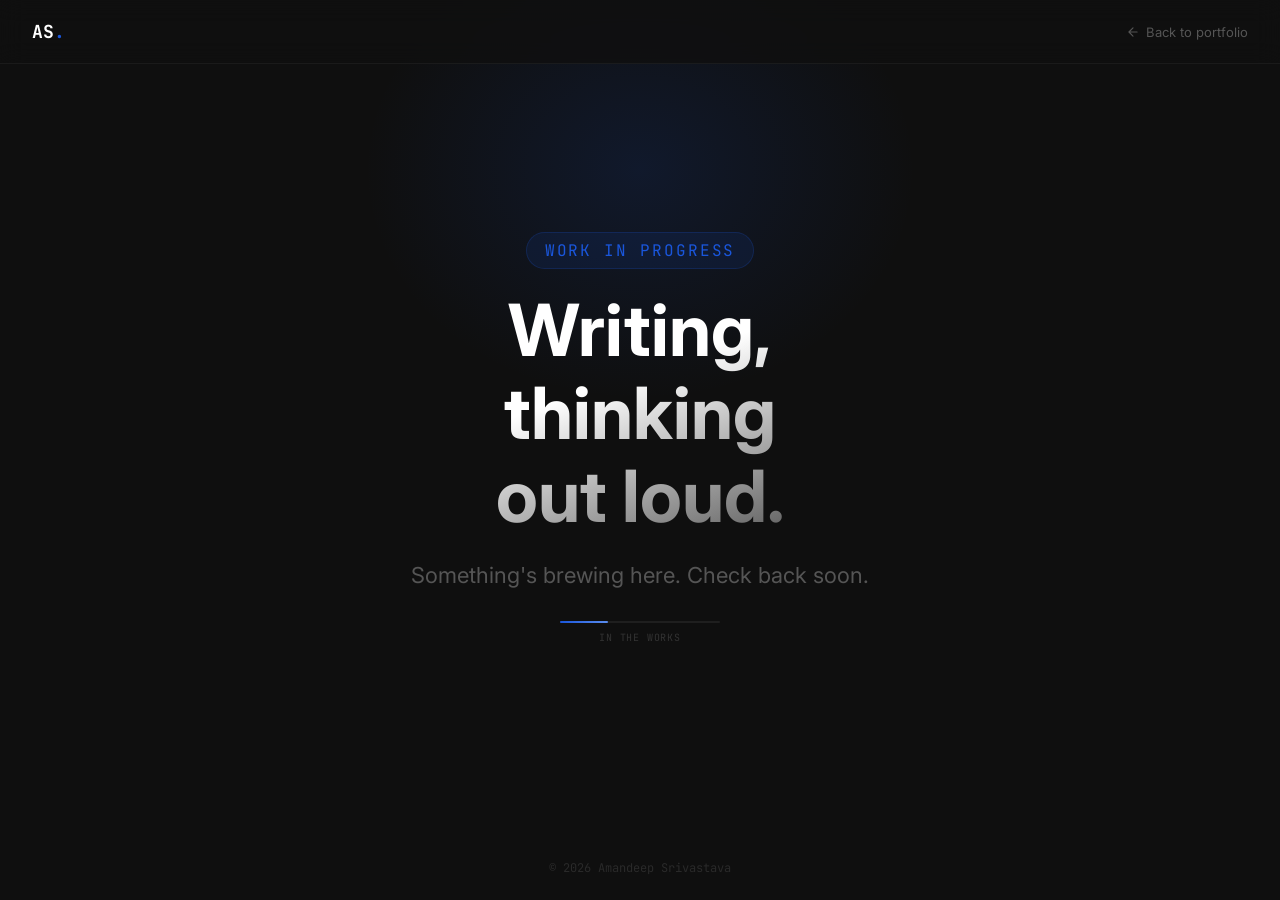
<file: blog/index.html>
<!DOCTYPE html>
<html lang="en">
<head>
  <meta charset="UTF-8">
  <meta name="viewport" content="width=device-width, initial-scale=1.0">
  <title>Blog · Amandeep Srivastava</title>
  <link rel="icon" href="data:image/svg+xml,<svg xmlns='http://www.w3.org/2000/svg' viewBox='0 0 100 100'><rect width='100' height='100' rx='15' fill='%230f0f0f'/><text x='44' y='72' font-family='monospace' font-size='52' font-weight='700' fill='white' text-anchor='middle'>AS</text><circle cx='82' cy='68' r='8' fill='%231a56db'/></svg>">
  <link rel="preconnect" href="https://fonts.googleapis.com">
  <link href="https://fonts.googleapis.com/css2?family=Inter:wght@400;500;600;700&family=JetBrains+Mono:wght@400;500&display=swap" rel="stylesheet">
  <script data-goatcounter="https://srivama15.goatcounter.com/count" async src="//gc.zgo.at/count.js"></script>
  <style>
    *, *::before, *::after { box-sizing: border-box; margin: 0; padding: 0; }

    body {
      background: #0f0f0f;
      color: #fff;
      font-family: 'Inter', sans-serif;
      min-height: 100vh;
      display: flex;
      flex-direction: column;
    }

    nav {
      position: fixed;
      top: 0; left: 0; right: 0;
      z-index: 100;
      padding: 20px 32px;
      display: flex;
      align-items: center;
      justify-content: space-between;
      border-bottom: 1px solid rgba(255,255,255,.05);
      background: rgba(15,15,15,.8);
      backdrop-filter: blur(12px);
    }

    .logo {
      font-family: 'JetBrains Mono', monospace;
      font-weight: 700;
      font-size: 18px;
      color: #fff;
      text-decoration: none;
    }
    .logo-dot { color: #1a56db; }

    .back-link {
      font-size: 13px;
      color: #555;
      text-decoration: none;
      display: flex;
      align-items: center;
      gap: 6px;
      transition: color .2s;
    }
    .back-link:hover { color: #fff; }
    .back-link svg { flex-shrink: 0; }

    main {
      flex: 1;
      display: flex;
      align-items: center;
      justify-content: center;
      padding: 100px 24px 60px;
      position: relative;
      overflow: hidden;
      text-align: center;
    }

    .glow {
      position: absolute;
      width: 600px;
      height: 500px;
      background: radial-gradient(ellipse, rgba(26,86,219,.14) 0%, transparent 65%);
      top: -80px;
      left: 50%;
      transform: translateX(-50%);
      pointer-events: none;
    }

    .content {
      position: relative;
      z-index: 1;
      display: flex;
      flex-direction: column;
      align-items: center;
      gap: 20px;
      max-width: 480px;
    }

    .tag {
      font-family: 'JetBrains Mono', monospace;
      font-size: 16px;
      letter-spacing: .12em;
      text-transform: uppercase;
      color: #1a56db;
      background: rgba(26,86,219,.1);
      padding: 7px 18px;
      border-radius: 20px;
      border: 1px solid rgba(26,86,219,.2);
    }

    h1 {
      font-size: clamp(48px, 9vw, 72px);
      font-weight: 700;
      line-height: 1.15;
      background: linear-gradient(160deg, #ffffff 40%, #444);
      -webkit-background-clip: text;
      -webkit-text-fill-color: transparent;
      background-clip: text;
    }

    .sub {
      font-size: 22px;
      color: #555;
      line-height: 1.6;
    }

    .progress-wrap {
      display: flex;
      flex-direction: column;
      align-items: center;
      gap: 8px;
      margin-top: 8px;
    }

    .progress-track {
      width: 160px;
      height: 2px;
      background: #1f1f1f;
      border-radius: 2px;
    }

    .progress-fill {
      width: 30%;
      height: 100%;
      background: linear-gradient(90deg, #1a56db, #5b8dee);
      border-radius: 2px;
    }

    .progress-label {
      font-family: 'JetBrains Mono', monospace;
      font-size: 10px;
      color: #333;
      letter-spacing: .08em;
      text-transform: uppercase;
    }

    footer {
      text-align: center;
      padding: 24px;
      font-size: 12px;
      color: #2a2a2a;
      font-family: 'JetBrains Mono', monospace;
    }
  </style>
</head>
<body>

<nav>
  <a href="../index.html" class="logo">AS<span class="logo-dot">.</span></a>
  <a href="../index.html" class="back-link">
    <svg width="14" height="14" viewBox="0 0 24 24" fill="none" stroke="currentColor" stroke-width="2" stroke-linecap="round" stroke-linejoin="round"><path d="M19 12H5M12 5l-7 7 7 7"/></svg>
    Back to portfolio
  </a>
</nav>

<main>
  <div class="glow"></div>
  <div class="content">
    <div class="tag">Work in Progress</div>
    <h1>Writing, thinking<br>out loud.</h1>
    <p class="sub">Something's brewing here. Check back soon.</p>
    <div class="progress-wrap">
      <div class="progress-track"><div class="progress-fill"></div></div>
      <div class="progress-label">In the works</div>
    </div>
  </div>
</main>

<footer>© 2026 Amandeep Srivastava</footer>

</body>
</html>
</file>
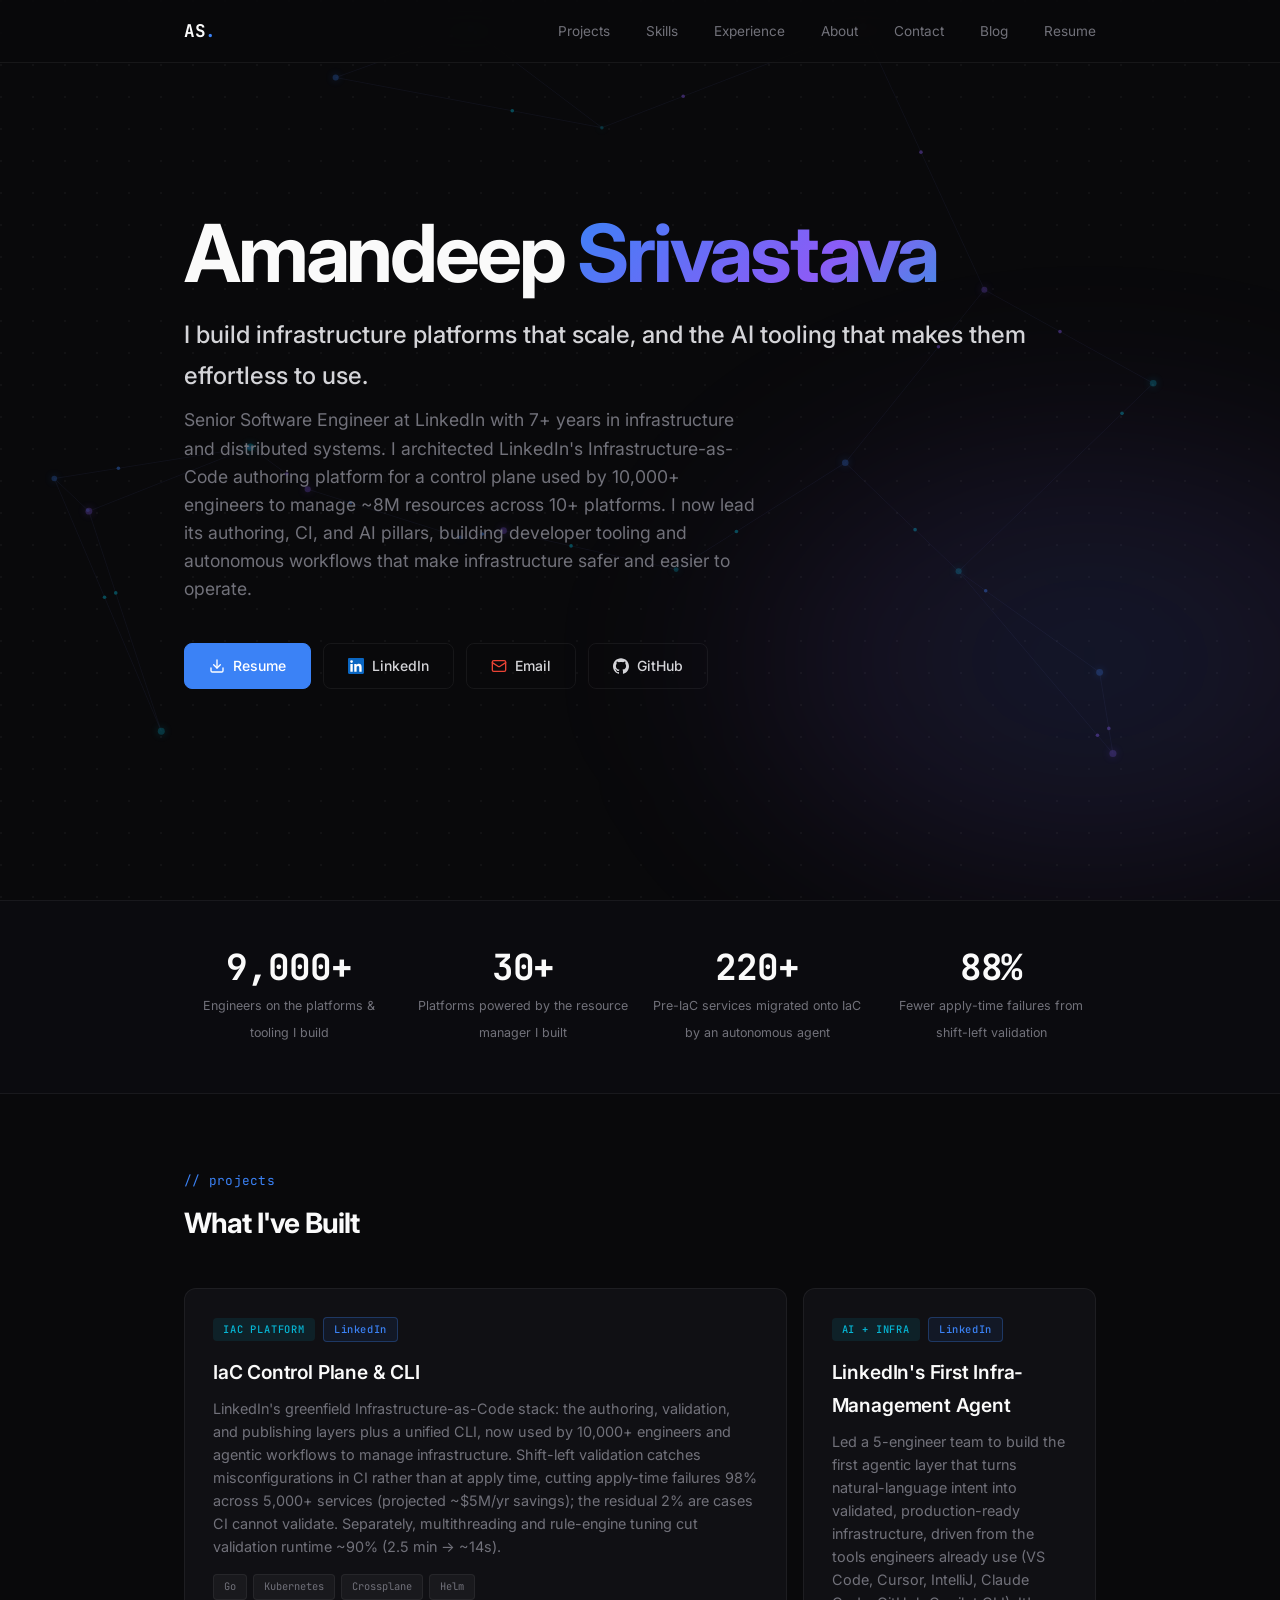
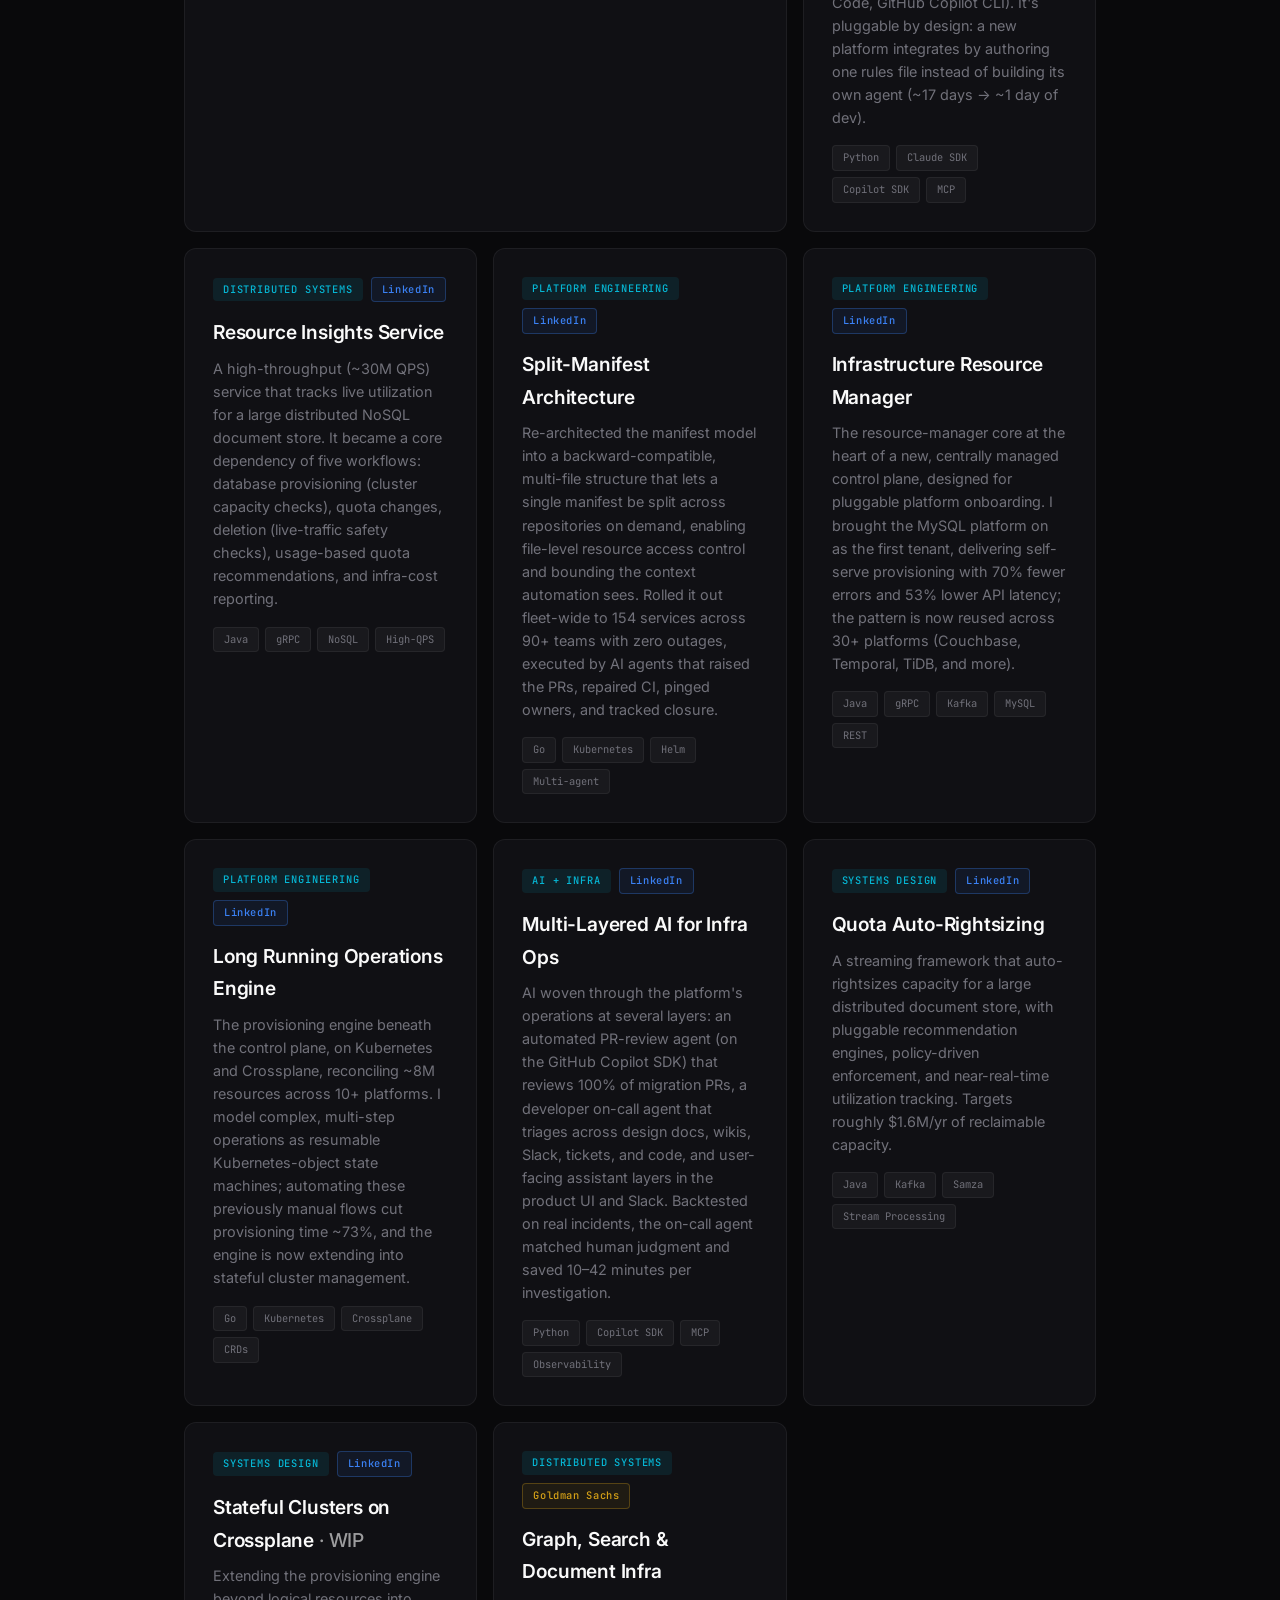
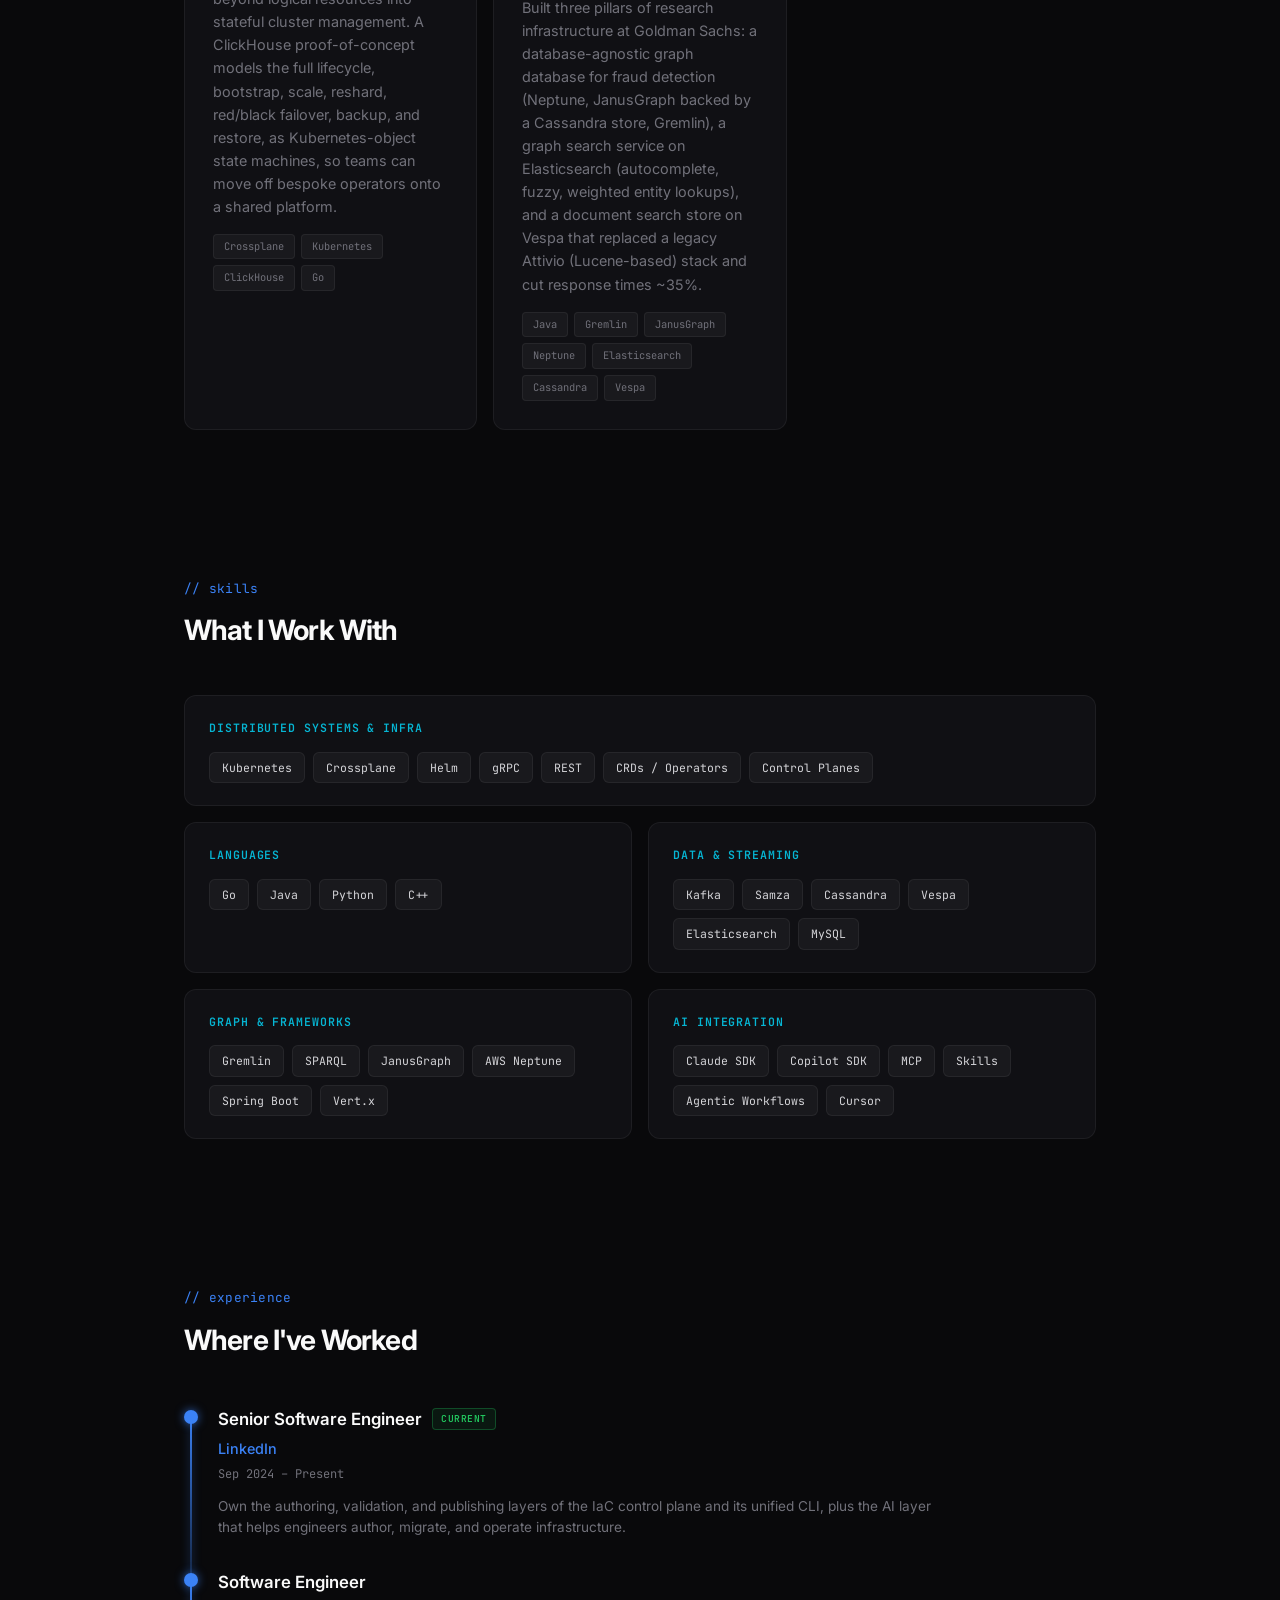
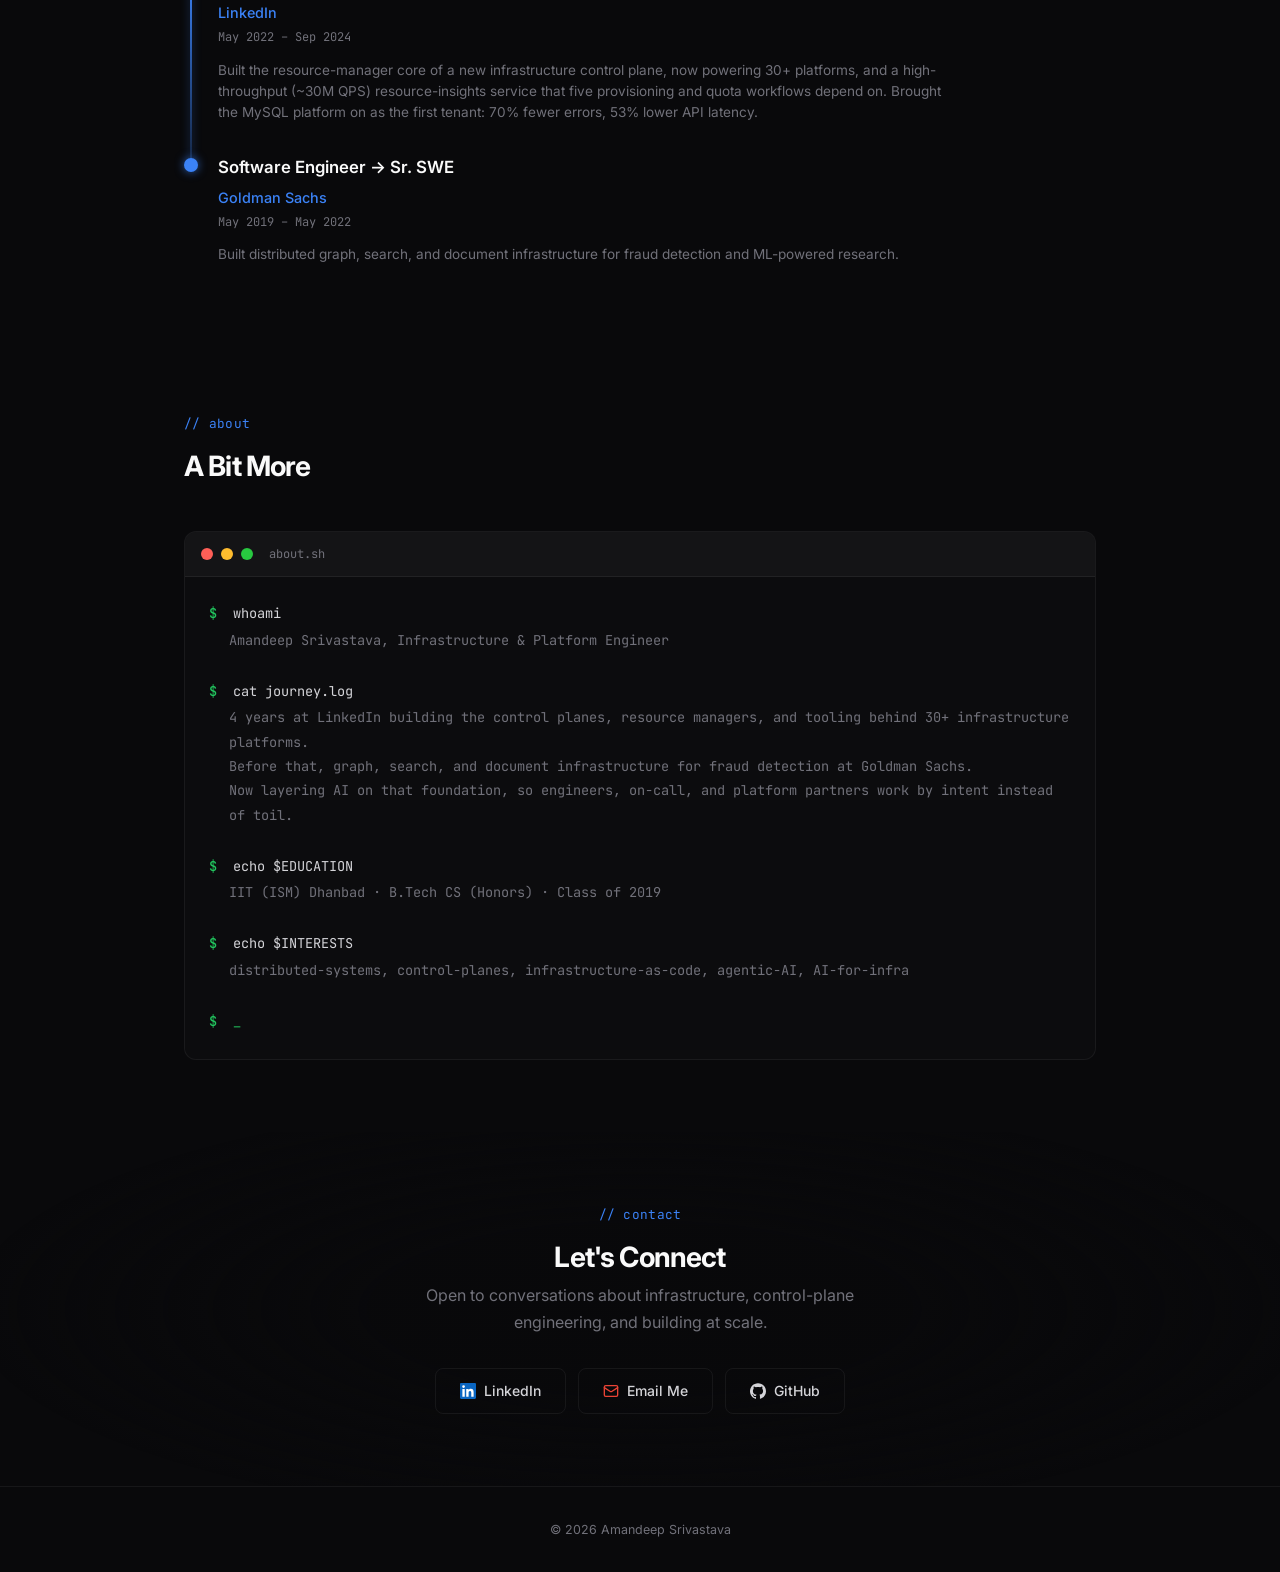
<file: v1/index.html>
<!DOCTYPE html>
<html lang="en">
<head>
  <meta charset="UTF-8">
  <meta name="viewport" content="width=device-width, initial-scale=1.0">
  <title>Amandeep Srivastava · Infrastructure & Platform Engineer</title>
  <link rel="icon" href="data:image/svg+xml,<svg xmlns='http://www.w3.org/2000/svg' viewBox='0 0 100 100'><rect width='100' height='100' rx='15' fill='%230f0f0f'/><text x='44' y='72' font-family='monospace' font-size='52' font-weight='700' fill='white' text-anchor='middle'>AS</text><circle cx='82' cy='68' r='8' fill='%231a56db'/></svg>">
  <link rel="preconnect" href="https://fonts.googleapis.com">
  <link href="https://fonts.googleapis.com/css2?family=Inter:wght@400;500;600;700&family=JetBrains+Mono:wght@400;500&display=swap" rel="stylesheet">
  <link rel="stylesheet" href="style.css">
  <script data-goatcounter="https://srivama15.goatcounter.com/count" async src="//gc.zgo.at/count.js"></script>
</head>
<body>

<canvas class="site-net" id="siteNet" aria-hidden="true"></canvas>

<nav>
  <div class="nav-inner">
    <a href="#" class="logo">AS<span class="logo-dot">.</span></a>
    <div class="nav-links">
      <a href="#projects">Projects</a>
      <a href="#skills">Skills</a>
      <a href="#experience">Experience</a>
      <a href="#about">About</a>
      <a href="#contact">Contact</a>
      <a href="blog/index.html">Blog</a>
      <a href="../Amandeep_Srivastava_Resume.pdf" download>Resume</a>
    </div>
  </div>
</nav>

<!-- ======== Hero ======== -->
<section class="hero">
  <div class="hero-grid-bg"></div>
  <div class="hero-glow"></div>
  <div class="container hero-content">
    <h1>Amandeep <span class="gradient-text">Srivastava</span></h1>
    <p class="hero-tagline">I build infrastructure platforms that scale, and the AI tooling that makes them effortless to use.</p>
    <p class="hero-desc">Senior Software Engineer at LinkedIn with 7+ years in infrastructure and distributed systems. I architected LinkedIn's Infrastructure-as-Code authoring platform for a control plane used by 10,000+ engineers to manage ~8M resources across 10+ platforms. I now lead its authoring, CI, and AI pillars, building developer tooling and autonomous workflows that make infrastructure safer and easier to operate.</p>
    <div class="hero-cta">
      <a href="../Amandeep_Srivastava_Resume.pdf" download class="btn btn-primary">
        <svg width="16" height="16" viewBox="0 0 24 24" fill="none" stroke="currentColor" stroke-width="2" stroke-linecap="round" stroke-linejoin="round" aria-hidden="true"><path d="M21 15v4a2 2 0 0 1-2 2H5a2 2 0 0 1-2-2v-4"/><polyline points="7 10 12 15 17 10"/><line x1="12" y1="15" x2="12" y2="3"/></svg>
        Resume
      </a>
      <a href="https://www.linkedin.com/in/amandeep-srivastava" target="_blank" class="btn btn-ghost">
        <svg width="16" height="16" viewBox="0 0 24 24" aria-hidden="true"><path fill="#0a66c2" d="M22.225 0H1.771C.792 0 0 .774 0 1.729v20.542C0 23.227.792 24 1.771 24h20.451C23.2 24 24 23.227 24 22.271V1.729C24 .774 23.2 0 22.222 0h.003z"/><path fill="#fff" d="M20.447 20.452h-3.554v-5.569c0-1.328-.027-3.037-1.852-3.037-1.853 0-2.136 1.445-2.136 2.939v5.667H9.351V9h3.414v1.561h.046c.477-.9 1.637-1.85 3.37-1.85 3.601 0 4.267 2.37 4.267 5.455v6.286zM5.337 7.433a2.062 2.062 0 0 1-2.063-2.065 2.064 2.064 0 1 1 2.063 2.065zm1.782 13.019H3.555V9h3.564v11.452z"/></svg>
        LinkedIn
      </a>
      <a href="mailto:aman.iitism19@gmail.com" class="btn btn-ghost">
        <svg width="16" height="16" viewBox="0 0 24 24" fill="none" stroke="#ea4335" stroke-width="2" stroke-linecap="round" stroke-linejoin="round" aria-hidden="true"><rect x="2" y="4" width="20" height="16" rx="2"/><path d="m22 7-8.97 5.7a1.94 1.94 0 0 1-2.06 0L2 7"/></svg>
        Email
      </a>
      <a href="https://github.com/srivama15" target="_blank" class="btn btn-ghost">
        <svg width="16" height="16" viewBox="0 0 24 24" fill="currentColor" aria-hidden="true"><path d="M12 .297c-6.63 0-12 5.373-12 12 0 5.303 3.438 9.8 8.205 11.385.6.113.82-.258.82-.577 0-.285-.01-1.04-.015-2.04-3.338.724-4.042-1.61-4.042-1.61C4.422 18.07 3.633 17.7 3.633 17.7c-1.087-.744.084-.729.084-.729 1.205.084 1.838 1.236 1.838 1.236 1.07 1.835 2.809 1.305 3.495.998.108-.776.417-1.305.76-1.605-2.665-.3-5.466-1.332-5.466-5.93 0-1.31.465-2.38 1.235-3.22-.135-.303-.54-1.523.105-3.176 0 0 1.005-.322 3.3 1.23.96-.267 1.98-.399 3-.405 1.02.006 2.04.138 3 .405 2.28-1.552 3.285-1.23 3.285-1.23.645 1.653.24 2.873.12 3.176.765.84 1.23 1.91 1.23 3.22 0 4.61-2.805 5.625-5.475 5.92.42.36.81 1.096.81 2.22 0 1.606-.015 2.896-.015 3.286 0 .315.21.69.825.57C20.565 22.092 24 17.592 24 12.297c0-6.627-5.373-12-12-12"/></svg>
        GitHub
      </a>
    </div>
  </div>
</section>

<!-- ======== Metrics ======== -->
<section class="metrics">
  <div class="container">
    <div class="metrics-grid reveal">
      <div class="metric-card">
        <span class="counter" data-target="10000" data-suffix="+">0</span>
        <span class="metric-label">Engineers on the platforms &amp; tooling I build</span>
      </div>
      <div class="metric-card">
        <span class="counter" data-target="30" data-suffix="+">0</span>
        <span class="metric-label">Platforms powered by the resource manager I built</span>
      </div>
      <div class="metric-card">
        <span class="counter" data-target="250" data-suffix="+">0</span>
        <span class="metric-label">Pre-IaC services migrated onto IaC by an autonomous agent</span>
      </div>
      <div class="metric-card">
        <span class="counter" data-target="98" data-suffix="%">0</span>
        <span class="metric-label">Fewer apply-time failures from shift-left validation</span>
      </div>
    </div>
  </div>
</section>

<!-- ======== Projects ======== -->
<section id="projects" class="projects">
  <div class="container">
    <div class="section-header reveal">
      <span class="section-tag">// projects</span>
      <h2>What I've Built</h2>
    </div>
    <div class="bento-grid">

      <div class="project-card featured reveal">
        <div class="project-tags"><span class="project-tag">IaC Platform</span><span class="project-company li">LinkedIn</span></div>
        <h3>IaC Control Plane &amp; CLI</h3>
        <p>LinkedIn's greenfield Infrastructure-as-Code stack: the authoring, validation, and publishing layers plus a unified CLI, now used by 10,000+ engineers and agentic workflows to manage infrastructure. Shift-left validation catches misconfigurations in CI rather than at apply time, cutting apply-time failures 98% across 5,000+ services (projected ~$5M/yr savings); the residual 2% are cases CI cannot validate. Separately, multithreading and rule-engine tuning cut validation runtime ~90% (2.5 min &rarr; ~14s).</p>
        <div class="project-tech">
          <span>Go</span><span>Kubernetes</span><span>Crossplane</span><span>Helm</span>
        </div>
      </div>

      <div class="project-card reveal">
        <div class="project-tags"><span class="project-tag">AI + Infra</span><span class="project-company li">LinkedIn</span></div>
        <h3>LinkedIn's First Infra-Management Agent</h3>
        <p>Led a 5-engineer team to build the first agentic layer that turns natural-language intent into validated, production-ready infrastructure, driven from the tools engineers already use (VS Code, Cursor, IntelliJ, Claude Code, GitHub Copilot CLI). It's pluggable by design: a new platform integrates by authoring one rules file instead of building its own agent (~17 days &rarr; ~1 day of dev).</p>
        <div class="project-tech">
          <span>Python</span><span>Claude SDK</span><span>Copilot SDK</span><span>MCP</span>
        </div>
      </div>

      <div class="project-card reveal">
        <div class="project-tags"><span class="project-tag">Distributed Systems</span><span class="project-company li">LinkedIn</span></div>
        <h3>Resource Insights Service</h3>
        <p>A high-throughput (~30M QPS) service that tracks live utilization for a large distributed NoSQL document store. It became a core dependency of five workflows: database provisioning (cluster capacity checks), quota changes, deletion (live-traffic safety checks), usage-based quota recommendations, and infra-cost reporting.</p>
        <div class="project-tech">
          <span>Java</span><span>gRPC</span><span>NoSQL</span><span>High-QPS</span>
        </div>
      </div>

      <div class="project-card reveal">
        <div class="project-tags"><span class="project-tag">Platform Engineering</span><span class="project-company li">LinkedIn</span></div>
        <h3>Split-Manifest Architecture</h3>
        <p>Re-architected the manifest model into a backward-compatible, multi-file structure that lets a single manifest be split across repositories on demand, enabling file-level resource access control and bounding the context automation sees. Rolled it out fleet-wide to 154 services across 90+ teams with zero outages, executed by AI agents that raised the PRs, repaired CI, pinged owners, and tracked closure.</p>
        <div class="project-tech">
          <span>Go</span><span>Kubernetes</span><span>Helm</span><span>Multi-agent</span>
        </div>
      </div>

      <div class="project-card reveal">
        <div class="project-tags"><span class="project-tag">Platform Engineering</span><span class="project-company li">LinkedIn</span></div>
        <h3>Infrastructure Resource Manager</h3>
        <p>The resource-manager core at the heart of a new, centrally managed control plane, designed for pluggable platform onboarding. I brought the MySQL platform on as the first tenant, delivering self-serve provisioning with 70% fewer errors and 53% lower API latency; the pattern is now reused across 30+ platforms (Couchbase, Temporal, TiDB, and more).</p>
        <div class="project-tech">
          <span>Java</span><span>gRPC</span><span>Kafka</span><span>MySQL</span><span>REST</span>
        </div>
      </div>

      <div class="project-card reveal">
        <div class="project-tags"><span class="project-tag">Platform Engineering</span><span class="project-company li">LinkedIn</span></div>
        <h3>Long Running Operations Engine</h3>
        <p>The provisioning engine beneath the control plane, on Kubernetes and Crossplane, reconciling ~8M resources across 10+ platforms. I model complex, multi-step operations as resumable Kubernetes-object state machines; automating these previously manual flows cut provisioning time ~73%, and the engine is now extending into stateful cluster management.</p>
        <div class="project-tech">
          <span>Go</span><span>Kubernetes</span><span>Crossplane</span><span>CRDs</span>
        </div>
      </div>

      <div class="project-card reveal">
        <div class="project-tags"><span class="project-tag">AI + Infra</span><span class="project-company li">LinkedIn</span></div>
        <h3>Multi-Layered AI for Infra Ops</h3>
        <p>AI woven through the platform's operations at several layers: an automated PR-review agent (on the GitHub Copilot SDK) that reviews 100% of migration PRs, a developer on-call agent that triages across design docs, wikis, Slack, tickets, and code, and user-facing assistant layers in the product UI and Slack. Backtested on real incidents, the on-call agent matched human judgment and saved 10&ndash;42 minutes per investigation.</p>
        <div class="project-tech">
          <span>Python</span><span>Copilot SDK</span><span>MCP</span><span>Observability</span>
        </div>
      </div>

      <div class="project-card reveal">
        <div class="project-tags"><span class="project-tag">Systems Design</span><span class="project-company li">LinkedIn</span></div>
        <h3>Quota Auto-Rightsizing</h3>
        <p>A streaming framework that auto-rightsizes capacity for a large distributed document store, with pluggable recommendation engines, policy-driven enforcement, and near-real-time utilization tracking. Targets roughly $1.6M/yr of reclaimable capacity.</p>
        <div class="project-tech">
          <span>Java</span><span>Kafka</span><span>Samza</span><span>Stream Processing</span>
        </div>
      </div>

      <div class="project-card reveal">
        <div class="project-tags"><span class="project-tag">Systems Design</span><span class="project-company li">LinkedIn</span></div>
        <h3>Stateful Clusters on Crossplane <span style="opacity:0.6;font-weight:500">· WIP</span></h3>
        <p>Extending the provisioning engine beyond logical resources into stateful cluster management. A ClickHouse proof-of-concept models the full lifecycle, bootstrap, scale, reshard, red/black failover, backup, and restore, as Kubernetes-object state machines, so teams can move off bespoke operators onto a shared platform.</p>
        <div class="project-tech">
          <span>Crossplane</span><span>Kubernetes</span><span>ClickHouse</span><span>Go</span>
        </div>
      </div>

      <div class="project-card reveal">
        <div class="project-tags"><span class="project-tag">Distributed Systems</span><span class="project-company gs">Goldman Sachs</span></div>
        <h3>Graph, Search &amp; Document Infra</h3>
        <p>Built three pillars of research infrastructure at Goldman Sachs: a database-agnostic graph database for fraud detection (Neptune, JanusGraph backed by a Cassandra store, Gremlin), a graph search service on Elasticsearch (autocomplete, fuzzy, weighted entity lookups), and a document search store on Vespa that replaced a legacy Attivio (Lucene-based) stack and cut response times ~35%.</p>
        <div class="project-tech">
          <span>Java</span><span>Gremlin</span><span>JanusGraph</span><span>Neptune</span><span>Elasticsearch</span><span>Cassandra</span><span>Vespa</span>
        </div>
      </div>

    </div>
  </div>
</section>

<!-- ======== Skills ======== -->
<section id="skills" class="skills">
  <div class="container">
    <div class="section-header reveal">
      <span class="section-tag">// skills</span>
      <h2>What I Work With</h2>
    </div>
    <div class="skills-grid">
      <div class="skill-group wide reveal">
        <h4>Distributed Systems &amp; Infra</h4>
        <div class="skill-tags">
          <span>Kubernetes</span><span>Crossplane</span><span>Helm</span><span>gRPC</span><span>REST</span><span>CRDs / Operators</span><span>Control Planes</span>
        </div>
      </div>
      <div class="skill-group reveal">
        <h4>Languages</h4>
        <div class="skill-tags">
          <span>Go</span><span>Java</span><span>Python</span><span>C++</span>
        </div>
      </div>
      <div class="skill-group reveal">
        <h4>Data &amp; Streaming</h4>
        <div class="skill-tags">
          <span>Kafka</span><span>Samza</span><span>Cassandra</span><span>Vespa</span><span>Elasticsearch</span><span>MySQL</span>
        </div>
      </div>
      <div class="skill-group reveal">
        <h4>Graph &amp; Frameworks</h4>
        <div class="skill-tags">
          <span>Gremlin</span><span>SPARQL</span><span>JanusGraph</span><span>AWS Neptune</span><span>Spring Boot</span><span>Vert.x</span>
        </div>
      </div>
      <div class="skill-group reveal">
        <h4>AI Integration</h4>
        <div class="skill-tags">
          <span>Claude SDK</span><span>Copilot SDK</span><span>MCP</span><span>Skills</span><span>Agentic Workflows</span><span>Cursor</span>
        </div>
      </div>
    </div>
  </div>
</section>

<!-- ======== Experience ======== -->
<section id="experience" class="experience">
  <div class="container">
    <div class="section-header reveal">
      <span class="section-tag">// experience</span>
      <h2>Where I've Worked</h2>
    </div>
    <div class="timeline reveal">
      <div class="timeline-item">
        <span class="timeline-node current"></span>
        <div class="timeline-role">
          <h3>Senior Software Engineer</h3>
          <span class="timeline-current">Current</span>
        </div>
        <span class="exp-company">LinkedIn</span>
        <span class="exp-date">Sep 2024 &ndash; Present</span>
        <p>Own the authoring, validation, and publishing layers of the IaC control plane and its unified CLI, plus the AI layer that helps engineers author, migrate, and operate infrastructure.</p>
      </div>
      <div class="timeline-item">
        <span class="timeline-node"></span>
        <h3>Software Engineer</h3>
        <span class="exp-company">LinkedIn</span>
        <span class="exp-date">May 2022 &ndash; Sep 2024</span>
        <p>Built the resource-manager core of a new infrastructure control plane, now powering 30+ platforms, and a high-throughput (~30M QPS) resource-insights service that five provisioning and quota workflows depend on. Brought the MySQL platform on as the first tenant: 70% fewer errors, 53% lower API latency.</p>
      </div>
      <div class="timeline-item">
        <span class="timeline-node"></span>
        <h3>Software Engineer &rarr; Sr. SWE</h3>
        <span class="exp-company">Goldman Sachs</span>
        <span class="exp-date">May 2019 &ndash; May 2022</span>
        <p>Built distributed graph, search, and document infrastructure for fraud detection and ML-powered research.</p>
      </div>
    </div>
  </div>
</section>

<!-- ======== About (Terminal) ======== -->
<section id="about" class="about">
  <div class="container">
    <div class="section-header reveal">
      <span class="section-tag">// about</span>
      <h2>A Bit More</h2>
    </div>
    <div class="terminal reveal">
      <div class="terminal-bar">
        <span class="terminal-dot red"></span>
        <span class="terminal-dot yellow"></span>
        <span class="terminal-dot green"></span>
        <span class="terminal-title">about.sh</span>
      </div>
      <div class="terminal-body">
        <p><span class="prompt">$</span> whoami</p>
        <p class="terminal-output">Amandeep Srivastava, Infrastructure &amp; Platform Engineer</p>
        <br>
        <p><span class="prompt">$</span> cat journey.log</p>
        <p class="terminal-output">4 years at LinkedIn building the control planes, resource managers, and tooling behind 30+ infrastructure platforms.<br>Before that, graph, search, and document infrastructure for fraud detection at Goldman Sachs.<br>Now layering AI on that foundation, so engineers, on-call, and platform partners work by intent instead of toil.</p>
        <br>
        <p><span class="prompt">$</span> echo $EDUCATION</p>
        <p class="terminal-output">IIT (ISM) Dhanbad &middot; B.Tech CS (Honors) &middot; Class of 2019</p>
        <br>
        <p><span class="prompt">$</span> echo $INTERESTS</p>
        <p class="terminal-output">distributed-systems, control-planes, infrastructure-as-code, agentic-AI, AI-for-infra</p>
        <br>
        <p><span class="prompt">$</span> <span class="cursor">_</span></p>
      </div>
    </div>
  </div>
</section>

<!-- ======== Contact ======== -->
<section id="contact" class="contact">
  <div class="container reveal">
    <span class="section-tag">// contact</span>
    <h2>Let's Connect</h2>
    <p>Open to conversations about infrastructure, control-plane engineering, and building at scale.</p>
    <div class="contact-links">
      <a href="https://www.linkedin.com/in/amandeep-srivastava" target="_blank" class="btn btn-ghost">
        <svg width="16" height="16" viewBox="0 0 24 24" aria-hidden="true"><path fill="#0a66c2" d="M22.225 0H1.771C.792 0 0 .774 0 1.729v20.542C0 23.227.792 24 1.771 24h20.451C23.2 24 24 23.227 24 22.271V1.729C24 .774 23.2 0 22.222 0h.003z"/><path fill="#fff" d="M20.447 20.452h-3.554v-5.569c0-1.328-.027-3.037-1.852-3.037-1.853 0-2.136 1.445-2.136 2.939v5.667H9.351V9h3.414v1.561h.046c.477-.9 1.637-1.85 3.37-1.85 3.601 0 4.267 2.37 4.267 5.455v6.286zM5.337 7.433a2.062 2.062 0 0 1-2.063-2.065 2.064 2.064 0 1 1 2.063 2.065zm1.782 13.019H3.555V9h3.564v11.452z"/></svg>
        LinkedIn
      </a>
      <a href="mailto:aman.iitism19@gmail.com" class="btn btn-ghost">
        <svg width="16" height="16" viewBox="0 0 24 24" fill="none" stroke="#ea4335" stroke-width="2" stroke-linecap="round" stroke-linejoin="round" aria-hidden="true"><rect x="2" y="4" width="20" height="16" rx="2"/><path d="m22 7-8.97 5.7a1.94 1.94 0 0 1-2.06 0L2 7"/></svg>
        Email Me
      </a>
      <a href="https://github.com/srivama15" target="_blank" class="btn btn-ghost">
        <svg width="16" height="16" viewBox="0 0 24 24" fill="currentColor" aria-hidden="true"><path d="M12 .297c-6.63 0-12 5.373-12 12 0 5.303 3.438 9.8 8.205 11.385.6.113.82-.258.82-.577 0-.285-.01-1.04-.015-2.04-3.338.724-4.042-1.61-4.042-1.61C4.422 18.07 3.633 17.7 3.633 17.7c-1.087-.744.084-.729.084-.729 1.205.084 1.838 1.236 1.838 1.236 1.07 1.835 2.809 1.305 3.495.998.108-.776.417-1.305.76-1.605-2.665-.3-5.466-1.332-5.466-5.93 0-1.31.465-2.38 1.235-3.22-.135-.303-.54-1.523.105-3.176 0 0 1.005-.322 3.3 1.23.96-.267 1.98-.399 3-.405 1.02.006 2.04.138 3 .405 2.28-1.552 3.285-1.23 3.285-1.23.645 1.653.24 2.873.12 3.176.765.84 1.23 1.91 1.23 3.22 0 4.61-2.805 5.625-5.475 5.92.42.36.81 1.096.81 2.22 0 1.606-.015 2.896-.015 3.286 0 .315.21.69.825.57C20.565 22.092 24 17.592 24 12.297c0-6.627-5.373-12-12-12"/></svg>
        GitHub
      </a>
    </div>
  </div>
</section>

<footer>
  <div class="container">
    <p>&copy; 2026 Amandeep Srivastava</p>
  </div>
</footer>

<script>
// Scroll reveal
const revealObserver = new IntersectionObserver((entries) => {
  entries.forEach(entry => {
    if (entry.isIntersecting) {
      entry.target.classList.add('visible');
      revealObserver.unobserve(entry.target);
    }
  });
}, { threshold: 0.1 });

document.querySelectorAll('.reveal').forEach(el => revealObserver.observe(el));

// Animated counters
const counterObserver = new IntersectionObserver((entries) => {
  entries.forEach(entry => {
    if (entry.isIntersecting) {
      const el = entry.target;
      const target = parseInt(el.dataset.target);
      const suffix = el.dataset.suffix || '';
      let current = 0;
      const step = Math.ceil(target / 50);
      const timer = setInterval(() => {
        current += step;
        if (current >= target) {
          current = target;
          clearInterval(timer);
        }
        el.textContent = current.toLocaleString() + suffix;
      }, 25);
      counterObserver.unobserve(el);
    }
  });
}, { threshold: 0.5 });

document.querySelectorAll('.counter').forEach(el => counterObserver.observe(el));

// Hero network: subtle drifting nodes with flowing data pulses, behind the name
(function () {
  const canvas = document.getElementById('siteNet');
  if (!canvas) return;
  const ctx = canvas.getContext('2d');
  const reduce = window.matchMedia('(prefers-reduced-motion: reduce)').matches;
  const COLORS = ['#3b82f6', '#8b5cf6', '#06b6d4'];
  let w = 0, h = 0, nodes = [], edges = [], raf = 0, resizeTimer = 0;

  function size() {
    const dpr = Math.min(window.devicePixelRatio || 1, 2);
    w = window.innerWidth; h = window.innerHeight;
    canvas.width = w * dpr; canvas.height = h * dpr;
    canvas.style.width = w + 'px'; canvas.style.height = h + 'px';
    ctx.setTransform(dpr, 0, 0, dpr, 0, 0);
  }

  function build() {
    const n = Math.max(12, Math.min(22, Math.round(w / 70)));
    nodes = [];
    for (let i = 0; i < n; i++) {
      nodes.push({
        x: Math.random() * w, y: Math.random() * h,
        vx: (Math.random() - 0.5) * 0.18, vy: (Math.random() - 0.5) * 0.18,
        r: 1.6 + Math.random() * 2.2, c: COLORS[i % COLORS.length]
      });
    }
    edges = [];
    const seen = new Set();
    for (let i = 0; i < nodes.length; i++) {
      const near = nodes
        .map((nd, j) => ({ j, d: (nd.x - nodes[i].x) ** 2 + (nd.y - nodes[i].y) ** 2 }))
        .filter(o => o.j !== i).sort((a, b) => a.d - b.d);
      for (let k = 0; k < 2 && k < near.length; k++) {
        const j = near[k].j, key = i < j ? i + '_' + j : j + '_' + i;
        if (seen.has(key)) continue;
        seen.add(key);
        edges.push({ a: i, b: j, t: Math.random(), speed: 0.0025 + Math.random() * 0.004 });
      }
    }
  }

  function render() {
    ctx.clearRect(0, 0, w, h);
    ctx.lineWidth = 1;
    for (const e of edges) {
      const a = nodes[e.a], b = nodes[e.b];
      ctx.strokeStyle = 'rgba(124,140,235,0.16)';
      ctx.beginPath(); ctx.moveTo(a.x, a.y); ctx.lineTo(b.x, b.y); ctx.stroke();
      const px = a.x + (b.x - a.x) * e.t, py = a.y + (b.y - a.y) * e.t;
      ctx.globalAlpha = 0.95; ctx.fillStyle = a.c;
      ctx.beginPath(); ctx.arc(px, py, 1.8, 0, 6.283); ctx.fill();
      ctx.globalAlpha = 1;
    }
    ctx.shadowBlur = 8;
    for (const nd of nodes) {
      ctx.shadowColor = nd.c; ctx.fillStyle = nd.c; ctx.globalAlpha = 0.6;
      ctx.beginPath(); ctx.arc(nd.x, nd.y, nd.r, 0, 6.283); ctx.fill();
    }
    ctx.shadowBlur = 0; ctx.globalAlpha = 1;
  }

  function tick() {
    for (const nd of nodes) {
      nd.x += nd.vx; nd.y += nd.vy;
      if (nd.x < 0 || nd.x > w) nd.vx *= -1;
      if (nd.y < 0 || nd.y > h) nd.vy *= -1;
    }
    for (const e of edges) { e.t += e.speed; if (e.t > 1) e.t -= 1; }
    render();
    raf = requestAnimationFrame(tick);
  }

  function start() {
    size(); build(); render();
    if (!reduce) { cancelAnimationFrame(raf); tick(); }
  }

  window.addEventListener('resize', () => {
    clearTimeout(resizeTimer);
    resizeTimer = setTimeout(() => { size(); build(); render(); }, 150);
  });
  start();
})();
</script>

</body>
</html>
</file>
<file: v1/style.css>
/* ============================================
   Amandeep Srivastava - Portfolio v2
   Dark theme, bento grid, terminal aesthetic
   ============================================ */

:root {
  --bg: #09090b;
  --bg-subtle: #111113;
  --bg-card: #101014;
  --border: rgba(255, 255, 255, 0.06);
  --border-hover: rgba(59, 130, 246, 0.4);
  --text: #d4d4d8;
  --text-muted: #71717a;
  --text-heading: #fafafa;
  --accent-blue: #3b82f6;
  --accent-purple: #8b5cf6;
  --accent-cyan: #06b6d4;
  --accent-green: #22c55e;
  --glow-blue: rgba(59, 130, 246, 0.15);
  --glow-purple: rgba(139, 92, 246, 0.1);
  --font-sans: 'Inter', system-ui, -apple-system, sans-serif;
  --font-mono: 'JetBrains Mono', 'Fira Code', ui-monospace, monospace;
}

* { margin: 0; padding: 0; box-sizing: border-box; }

html { scroll-behavior: smooth; font-size: 16px; background: var(--bg); }

body {
  font-family: var(--font-sans);
  background: transparent;
  color: var(--text);
  line-height: 1.7;
  -webkit-font-smoothing: antialiased;
}

/* ---- Layout ---- */

.container {
  max-width: 960px;
  margin: 0 auto;
  padding: 0 24px;
}

section { padding: 72px 0; }

/* ---- Section Headers ---- */

.section-header { margin-bottom: 40px; }

.section-tag {
  display: inline-block;
  font-family: var(--font-mono);
  font-size: 0.8rem;
  color: var(--accent-blue);
  margin-bottom: 8px;
  letter-spacing: 0.02em;
}

h2 {
  font-size: 1.75rem;
  font-weight: 700;
  color: var(--text-heading);
  letter-spacing: -0.03em;
}

/* ---- Nav ---- */

nav {
  position: fixed;
  top: 0;
  left: 0;
  right: 0;
  z-index: 100;
  background: rgba(9, 9, 11, 0.8);
  backdrop-filter: blur(16px);
  -webkit-backdrop-filter: blur(16px);
  border-bottom: 1px solid var(--border);
}

.nav-inner {
  max-width: 960px;
  margin: 0 auto;
  padding: 16px 24px;
  display: flex;
  justify-content: space-between;
  align-items: center;
}

.logo {
  font-family: var(--font-mono);
  font-weight: 700;
  font-size: 1.1rem;
  color: var(--text-heading);
  text-decoration: none;
  letter-spacing: -0.02em;
}

.logo-dot { color: var(--accent-blue); }

.nav-links a {
  color: var(--text-muted);
  text-decoration: none;
  font-size: 0.85rem;
  margin-left: 32px;
  transition: color 0.2s;
  background-size: 200% 200%;
}

.nav-links a:hover {
  background: linear-gradient(135deg, var(--accent-blue), var(--accent-purple), var(--accent-cyan), var(--accent-blue));
  background-size: 200% 200%;
  -webkit-background-clip: text;
  background-clip: text;
  -webkit-text-fill-color: transparent;
  animation: gradient-shift 3s ease-in-out infinite;
}

/* ---- Hero ---- */

.hero {
  position: relative;
  min-height: 100vh;
  display: flex;
  align-items: center;
  overflow: hidden;
}

.hero-grid-bg {
  position: absolute;
  inset: 0;
  background-image: radial-gradient(circle at 1px 1px, rgba(255, 255, 255, 0.04) 1px, transparent 0);
  background-size: 32px 32px;
  pointer-events: none;
}

.hero-glow {
  position: absolute;
  width: 900px;
  height: 600px;
  top: 40%;
  left: 50%;
  background: radial-gradient(ellipse at center, var(--glow-blue), var(--glow-purple), transparent 70%);
  filter: blur(80px);
  pointer-events: none;
}

.hero-content {
  position: relative;
  z-index: 1;
}

.site-net {
  position: fixed;
  inset: 0;
  width: 100%;
  height: 100%;
  z-index: -1;
  opacity: 0.4;
  pointer-events: none;
}

.hero-badge {
  display: inline-flex;
  align-items: center;
  gap: 8px;
  font-size: 0.8rem;
  color: var(--text-muted);
  background: rgba(255, 255, 255, 0.04);
  border: 1px solid var(--border);
  border-radius: 100px;
  padding: 6px 16px;
  margin-bottom: 32px;
}

.badge-dot {
  width: 6px;
  height: 6px;
  border-radius: 50%;
  background: var(--accent-green);
  animation: pulse-dot 2s ease-in-out infinite;
}

@keyframes pulse-dot {
  0%, 100% { opacity: 1; }
  50% { opacity: 0.4; }
}

.hero h1 {
  font-size: 5rem;
  font-weight: 700;
  color: var(--text-heading);
  letter-spacing: -0.04em;
  line-height: 1.05;
  margin-bottom: 20px;
}

.gradient-text {
  background: linear-gradient(135deg, var(--accent-blue), var(--accent-purple), var(--accent-cyan), var(--accent-blue));
  background-size: 200% 200%;
  -webkit-background-clip: text;
  background-clip: text;
  -webkit-text-fill-color: transparent;
  animation: gradient-shift 6s ease-in-out infinite;
}

@keyframes gradient-shift {
  0%, 100% { background-position: 0% 50%; }
  50% { background-position: 100% 50%; }
}

/* Hero entrance animations */
.hero-badge    { animation: fade-up 0.7s ease both 0.2s; }
.hero h1       { animation: fade-up 0.7s ease both 0.4s; }
.hero-tagline  { animation: fade-up 0.7s ease both 0.6s; }
.hero-desc     { animation: fade-up 0.7s ease both 0.8s; }
.hero-cta      { animation: fade-up 0.7s ease both 1.0s; }

@keyframes fade-up {
  from { opacity: 0; transform: translateY(30px); }
  to   { opacity: 1; transform: translateY(0); }
}

/* Floating glow animation */
.hero-glow {
  animation: float-glow 8s ease-in-out infinite;
}

@keyframes float-glow {
  0%, 100% { transform: translate(-50%, -50%) scale(1); }
  50%      { transform: translate(-50%, -52%) scale(1.05); }
}

.hero-tagline {
  font-size: 1.5rem;
  color: var(--text);
  font-weight: 500;
  margin-bottom: 10px;
}

.hero-desc {
  font-size: 1.1rem;
  color: var(--text-muted);
  max-width: 580px;
  margin-bottom: 40px;
  line-height: 1.6;
}

.hero-cta {
  display: flex;
  gap: 12px;
  flex-wrap: wrap;
}

/* ---- Buttons ---- */

.btn {
  display: inline-flex;
  align-items: center;
  gap: 8px;
  padding: 10px 24px;
  border-radius: 8px;
  font-size: 0.875rem;
  font-weight: 500;
  text-decoration: none;
  transition: all 0.25s;
  border: 1px solid transparent;
}

.btn-primary {
  background: var(--accent-blue);
  color: #fff;
  border-color: var(--accent-blue);
}

.btn-primary:hover {
  background: #2563eb;
  box-shadow: 0 0 20px rgba(59, 130, 246, 0.3);
}

.btn-ghost {
  background: transparent;
  color: var(--text);
  border-color: var(--border);
}

.btn-ghost:hover {
  border-color: var(--text-muted);
  color: var(--text-heading);
  background: rgba(255, 255, 255, 0.03);
}

/* ---- Metrics ---- */

.metrics {
  padding: 48px 0;
  border-top: 1px solid var(--border);
  border-bottom: 1px solid var(--border);
  background: rgba(13, 13, 16, 0.9);
}

.metrics-grid {
  display: grid;
  grid-template-columns: repeat(4, 1fr);
  gap: 24px;
}

.metric-card {
  text-align: center;
}

.counter {
  display: block;
  font-family: var(--font-mono);
  font-size: 2.25rem;
  font-weight: 700;
  color: var(--text-heading);
  letter-spacing: -0.03em;
  line-height: 1;
  margin-bottom: 6px;
}

.metric-label {
  font-size: 0.78rem;
  color: var(--text-muted);
  line-height: 1.4;
}

/* ---- Projects (Bento Grid) ---- */

.bento-grid {
  display: grid;
  grid-template-columns: repeat(3, 1fr);
  gap: 16px;
}

.project-card {
  background: var(--bg-card);
  border: 1px solid var(--border);
  border-radius: 12px;
  padding: 28px;
  transition: all 0.3s ease;
  position: relative;
}

.project-card:hover {
  border-color: var(--border-hover);
  background: #16161c;
  box-shadow: 0 0 30px rgba(59, 130, 246, 0.08);
  transform: translateY(-2px);
}

.project-card.featured {
  grid-column: span 2;
}

.project-tag {
  display: inline-block;
  font-family: var(--font-mono);
  font-size: 0.65rem;
  font-weight: 500;
  text-transform: uppercase;
  letter-spacing: 0.08em;
  color: var(--accent-cyan);
  background: rgba(6, 182, 212, 0.1);
  padding: 3px 10px;
  border-radius: 4px;
  margin-bottom: 14px;
}

.project-tags {
  display: flex;
  align-items: center;
  flex-wrap: wrap;
  gap: 8px;
  margin-bottom: 14px;
}

.project-tags .project-tag {
  margin-bottom: 0;
}

.project-company {
  font-family: var(--font-mono);
  font-size: 0.65rem;
  font-weight: 500;
  letter-spacing: 0.06em;
  padding: 3px 10px;
  border-radius: 4px;
  border: 1px solid var(--border);
  color: var(--text-muted);
}

.project-company.li {
  color: var(--accent-blue);
  border-color: rgba(59, 130, 246, 0.3);
  background: rgba(59, 130, 246, 0.08);
}

.project-company.gs {
  color: #d4a017;
  border-color: rgba(212, 160, 23, 0.3);
  background: rgba(212, 160, 23, 0.08);
}

.project-card h3 {
  font-size: 1.2rem;
  font-weight: 600;
  color: var(--text-heading);
  margin-bottom: 8px;
  letter-spacing: -0.01em;
}

.project-card p {
  font-size: 0.9rem;
  color: var(--text-muted);
  line-height: 1.6;
  margin-bottom: 16px;
}

.project-tech {
  display: flex;
  flex-wrap: wrap;
  gap: 6px;
}

.project-tech span {
  font-family: var(--font-mono);
  font-size: 0.65rem;
  color: var(--text-muted);
  background: rgba(255, 255, 255, 0.04);
  border: 1px solid var(--border);
  padding: 3px 10px;
  border-radius: 4px;
}

/* ---- Experience ---- */

.exp-grid {
  display: grid;
  grid-template-columns: repeat(3, 1fr);
  gap: 16px;
}

.exp-card {
  background: var(--bg-card);
  border: 1px solid var(--border);
  border-radius: 12px;
  padding: 28px;
  transition: all 0.3s ease;
}

.exp-card:hover {
  border-color: var(--border-hover);
  background: #16161c;
}

.exp-status {
  display: inline-flex;
  align-items: center;
  gap: 6px;
  font-size: 0.7rem;
  font-weight: 600;
  text-transform: uppercase;
  letter-spacing: 0.06em;
  color: var(--accent-green);
  margin-bottom: 12px;
}

.status-dot {
  width: 6px;
  height: 6px;
  border-radius: 50%;
  background: var(--accent-green);
  animation: pulse-dot 2s ease-in-out infinite;
}

.exp-card h3 {
  font-size: 1rem;
  font-weight: 600;
  color: var(--text-heading);
  margin-bottom: 4px;
}

.exp-company {
  display: block;
  font-size: 0.9rem;
  color: var(--accent-blue);
  font-weight: 500;
  margin-bottom: 2px;
}

.exp-date {
  display: block;
  font-family: var(--font-mono);
  font-size: 0.75rem;
  color: var(--text-muted);
  margin-bottom: 12px;
}

.exp-card p {
  font-size: 0.85rem;
  color: var(--text-muted);
  line-height: 1.5;
}

/* ---- Experience timeline ---- */

.timeline {
  position: relative;
  max-width: 760px;
}

.timeline-item {
  position: relative;
  padding: 0 0 30px 34px;
}

.timeline-item:last-child {
  padding-bottom: 0;
}

.timeline-item::before {
  content: '';
  position: absolute;
  left: 6px;
  top: 8px;
  bottom: -8px;
  width: 2px;
  background: linear-gradient(180deg, var(--accent-blue), rgba(59, 130, 246, 0.25));
  box-shadow: 0 0 8px rgba(59, 130, 246, 0.5);
}

.timeline-item:last-child::before {
  display: none;
}

.timeline-node {
  position: absolute;
  left: 0;
  top: 5px;
  width: 14px;
  height: 14px;
  border-radius: 50%;
  background: var(--accent-blue);
  box-shadow: 0 0 10px rgba(59, 130, 246, 0.7);
  z-index: 1;
}

.timeline-node.current {
  animation: pulse-node 1.8s ease-in-out infinite;
}

@keyframes pulse-node {
  0%   { box-shadow: 0 0 0 0 rgba(59, 130, 246, 0.55), 0 0 10px rgba(59, 130, 246, 0.85); }
  70%  { box-shadow: 0 0 0 11px rgba(59, 130, 246, 0), 0 0 10px rgba(59, 130, 246, 0.85); }
  100% { box-shadow: 0 0 0 0 rgba(59, 130, 246, 0), 0 0 10px rgba(59, 130, 246, 0.85); }
}

.timeline-role {
  display: flex;
  align-items: center;
  gap: 10px;
}

.timeline-item h3 {
  font-size: 1.05rem;
  font-weight: 600;
  color: var(--text-heading);
  margin-bottom: 4px;
}

.timeline-current {
  font-family: var(--font-mono);
  font-size: 0.6rem;
  font-weight: 600;
  text-transform: uppercase;
  letter-spacing: 0.06em;
  color: var(--accent-green);
  border: 1px solid rgba(34, 197, 94, 0.3);
  background: rgba(34, 197, 94, 0.08);
  padding: 2px 8px;
  border-radius: 4px;
  margin-bottom: 4px;
  white-space: nowrap;
}

.timeline-item p {
  font-size: 0.85rem;
  color: var(--text-muted);
  line-height: 1.55;
  margin-top: 4px;
}

@media (prefers-reduced-motion: reduce) {
  .timeline-node.current { animation: none; }
}

/* ---- Skills ---- */

.skills-grid {
  display: grid;
  grid-template-columns: repeat(2, 1fr);
  gap: 16px;
}

.skill-group {
  background: var(--bg-card);
  border: 1px solid var(--border);
  border-radius: 12px;
  padding: 22px 24px;
  transition: all 0.3s ease;
}

.skill-group:hover {
  border-color: var(--border-hover);
  background: #16161c;
}

.skill-group.wide {
  grid-column: span 2;
}

.skill-group h4 {
  font-family: var(--font-mono);
  font-size: 0.72rem;
  font-weight: 600;
  text-transform: uppercase;
  letter-spacing: 0.08em;
  color: var(--accent-cyan);
  margin-bottom: 14px;
}

.skill-tags {
  display: flex;
  flex-wrap: wrap;
  gap: 8px;
}

.skill-tags span {
  font-family: var(--font-mono);
  font-size: 0.72rem;
  color: var(--text);
  background: rgba(255, 255, 255, 0.04);
  border: 1px solid var(--border);
  padding: 5px 12px;
  border-radius: 6px;
  transition: all 0.2s ease;
}

.skill-tags span:hover {
  border-color: var(--accent-blue);
  color: var(--text-heading);
  background: rgba(59, 130, 246, 0.08);
}

/* ---- About (Terminal) ---- */

.terminal {
  background: #0c0c0e;
  border: 1px solid var(--border);
  border-radius: 12px;
  overflow: hidden;
}

.terminal-bar {
  display: flex;
  align-items: center;
  gap: 8px;
  padding: 12px 16px;
  background: rgba(255, 255, 255, 0.03);
  border-bottom: 1px solid var(--border);
}

.terminal-dot {
  width: 12px;
  height: 12px;
  border-radius: 50%;
}

.terminal-dot.red { background: #ff5f57; }
.terminal-dot.yellow { background: #febc2e; }
.terminal-dot.green { background: #28c840; }

.terminal-title {
  font-family: var(--font-mono);
  font-size: 0.75rem;
  color: var(--text-muted);
  margin-left: 8px;
}

.terminal-body {
  padding: 24px;
  font-family: var(--font-mono);
  font-size: 0.85rem;
  line-height: 1.8;
}

.terminal-body p { margin-bottom: 2px; }

.prompt {
  color: var(--accent-green);
  font-weight: 500;
  margin-right: 8px;
}

.terminal-output {
  color: var(--text-muted);
  padding-left: 20px;
}

.cursor {
  color: var(--accent-green);
  animation: blink 1s step-end infinite;
}

@keyframes blink {
  0%, 100% { opacity: 1; }
  50% { opacity: 0; }
}

/* ---- Contact ---- */

.contact {
  text-align: center;
  background: radial-gradient(ellipse 70% 80% at 50% 50%, rgba(9, 9, 11, 0.92) 30%, rgba(9, 9, 11, 0) 75%);
}

.contact .section-tag { display: block; margin-bottom: 8px; }

.contact p {
  color: var(--text-muted);
  margin-bottom: 32px;
  max-width: 480px;
  margin-left: auto;
  margin-right: auto;
}

.contact-links {
  display: flex;
  justify-content: center;
  gap: 12px;
  flex-wrap: wrap;
}

/* ---- Footer ---- */

footer {
  padding: 32px 0;
  text-align: center;
  border-top: 1px solid var(--border);
}

footer p {
  font-size: 0.78rem;
  color: var(--text-muted);
}

/* ---- Scroll Reveal ---- */

.reveal {
  opacity: 0;
  transform: translateY(24px);
  transition: opacity 0.6s ease, transform 0.6s ease;
}

.reveal.visible {
  opacity: 1;
  transform: translateY(0);
}

/* stagger children */
.bento-grid .reveal:nth-child(2) { transition-delay: 0.08s; }
.bento-grid .reveal:nth-child(3) { transition-delay: 0.16s; }
.bento-grid .reveal:nth-child(4) { transition-delay: 0.24s; }
.bento-grid .reveal:nth-child(5) { transition-delay: 0.32s; }
.bento-grid .reveal:nth-child(6) { transition-delay: 0.4s; }
.bento-grid .reveal:nth-child(7) { transition-delay: 0.48s; }
.bento-grid .reveal:nth-child(8) { transition-delay: 0.56s; }
.bento-grid .reveal:nth-child(9) { transition-delay: 0.64s; }
.bento-grid .reveal:nth-child(10) { transition-delay: 0.72s; }

.exp-grid .reveal:nth-child(2) { transition-delay: 0.1s; }
.exp-grid .reveal:nth-child(3) { transition-delay: 0.2s; }

/* ---- Responsive ---- */

@media (max-width: 768px) {
  .hero h1 { font-size: 3rem; }

  .metrics-grid {
    grid-template-columns: repeat(2, 1fr);
    gap: 20px;
  }

  .bento-grid {
    grid-template-columns: repeat(2, 1fr);
  }

  .project-card.featured {
    grid-column: span 2;
  }

  .exp-grid {
    grid-template-columns: 1fr;
  }

  .skills-grid {
    grid-template-columns: 1fr;
  }

  .skill-group.wide {
    grid-column: span 1;
  }

  section { padding: 60px 0; }
}

@media (max-width: 560px) {
  .hero h1 { font-size: 2.25rem; }
  .hero-tagline { font-size: 1.15rem; }

  .metrics-grid {
    grid-template-columns: 1fr 1fr;
    gap: 16px;
  }

  .bento-grid {
    grid-template-columns: 1fr;
  }

  .project-card.featured {
    grid-column: span 1;
  }

  .nav-links a {
    margin-left: 16px;
    font-size: 0.8rem;
  }

  section { padding: 48px 0; }

  .terminal-body { font-size: 0.75rem; padding: 16px; }
}
</file>
